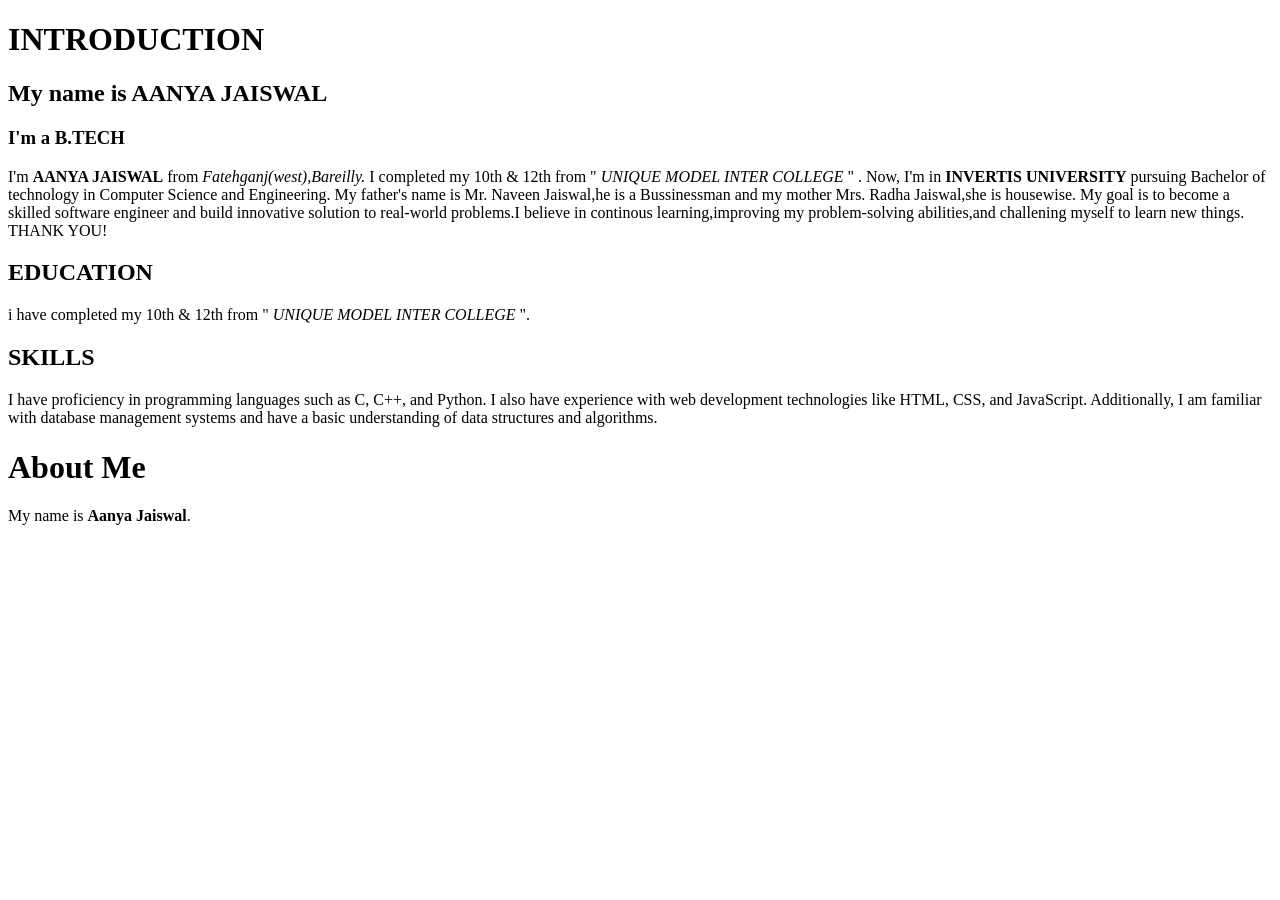
<file: index.html>
<!DOCTYPE html>
<html lang="en">
<head>
    <meta charset="UTF-8">
    <meta name="viewport" content="width=device-width, initial-scale=1.0">
    <title>Document</title>
</head>
<body>
   <h1> INTRODUCTION </h1>
   <h2> My name is AANYA JAISWAL </h2>
   <h3> I'm a B.TECH </h3>
<p> I'm <b>AANYA JAISWAL</b> from <em>Fatehganj(west),Bareilly.</em> 
I completed my 10th & 12th from "<em> UNIQUE MODEL INTER COLLEGE </em>" . 
Now, I'm in <b>INVERTIS UNIVERSITY</b> pursuing Bachelor of technology in Computer Science and Engineering.
My father's name is Mr. Naveen Jaiswal,he is a Bussinessman and my mother Mrs. Radha Jaiswal,she is housewise.
My goal is to become a skilled software engineer and build innovative solution to real-world problems.I believe in continous learning,improving my problem-solving abilities,and challening myself to learn new things.
THANK YOU!
</p>
<div id="EDUCATION"
    class="box">
    <h2> EDUCATION </h2>
    <p> i have completed my 10th & 12th from "<em> UNIQUE MODEL INTER COLLEGE </em>".
    </p>
</div>

<div id="skill" 
     class="box">
     <h2> SKILLS </h2>
     <p> I have proficiency in programming languages such as C, C++, and Python. I also have experience with web development technologies like HTML, CSS, and JavaScript. Additionally, I am familiar with database management systems and have a basic understanding of data structures and algorithms.</p>
</div>
<h1>About Me</h1>
    <p>My name is <b>Aanya Jaiswal</b>.</p>

    <div id="education"
         class="box>
        <h2>Education</h2>
        <p>I study at Invertis University.</p> </div>
        

</body>
</html>
</file>
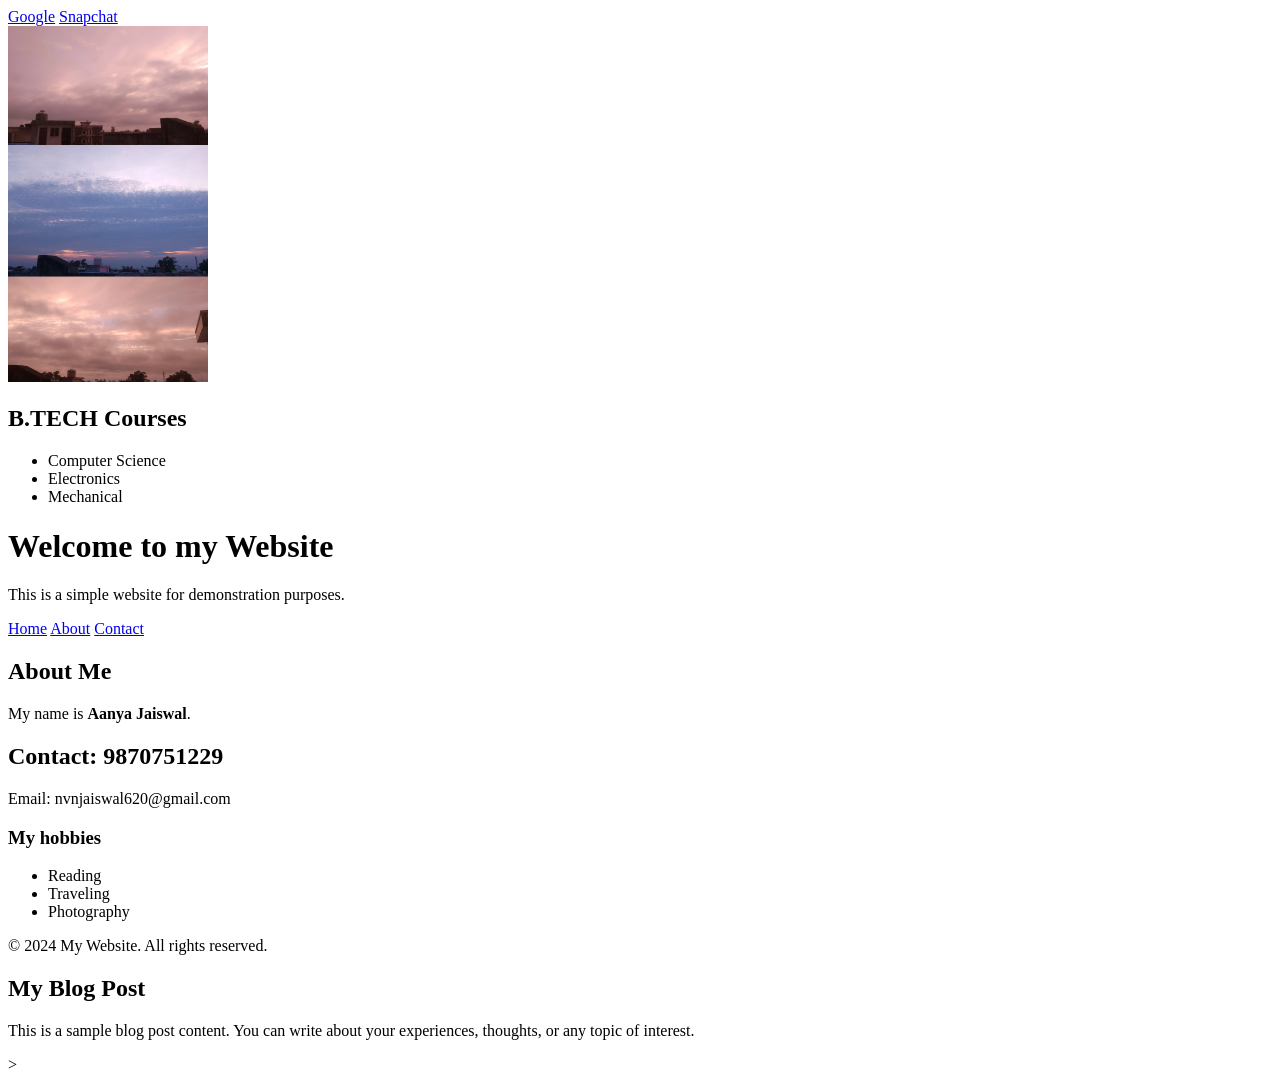
<file: week3/index.html>
<!DOCTYPE html>
<html lang="en">
<head>
    <meta charset="UTF-8">
    <meta name="viewport" content="width=device-width, initial-scale=1.0">
    <title>Document</title>
</head>
<body>
    <!-- Navigation Menu -->
<nav>
    <a href="https://www.google.com/" target="_blank">Google</a>
    <a href=" https://www.snapchat.com/add/aanyajaiss2126?share_id=J3LcP0xJF6g&locale=en-US">Snapchat</a>
</nav>
  
<img src="image/weather.jpg.jpeg" alt="Weather Image" width="200">

<h2>B.TECH Courses</h2>
<ul>
    <li>Computer Science</li>
    <li>Electronics</li>
    <li>Mechanical</li>   
</ul>
    <header>
        <h1> Welcome to my Website</h1>
        <p>This is a simple website for demonstration purposes.</p>
    </header>
<nav>
    <a href="#home">Home</a>
    <a href="#about">About</a>
    <a href="#contact">Contact</a>
</nav>
<main id="home">
 <section id="about">
    <h2>About Me</h2>
    <p>My name is <strong>Aanya Jaiswal</strong>.</p>
 </section>
 <section id="contact">
    <h2>Contact: 9870751229</h2>
    <p>Email: nvnjaiswal620@gmail.com</p>
 </section>
<aside> 
    <h3>My hobbies</h3>
    <ul>
        <li>Reading</li>
        <li>Traveling</li>
        <li>Photography</li>   
    </ul>
</aside>
</main>
<footer>
    <p>&copy; 2024 My Website. All rights reserved.</p>
</footer>
<article> 
    <h1>My Blog Post</h1>
    <p>This is a sample blog post content. You can write about your experiences, thoughts, or any topic of interest.</p>  
</article>
</body>
</html>>
</file>
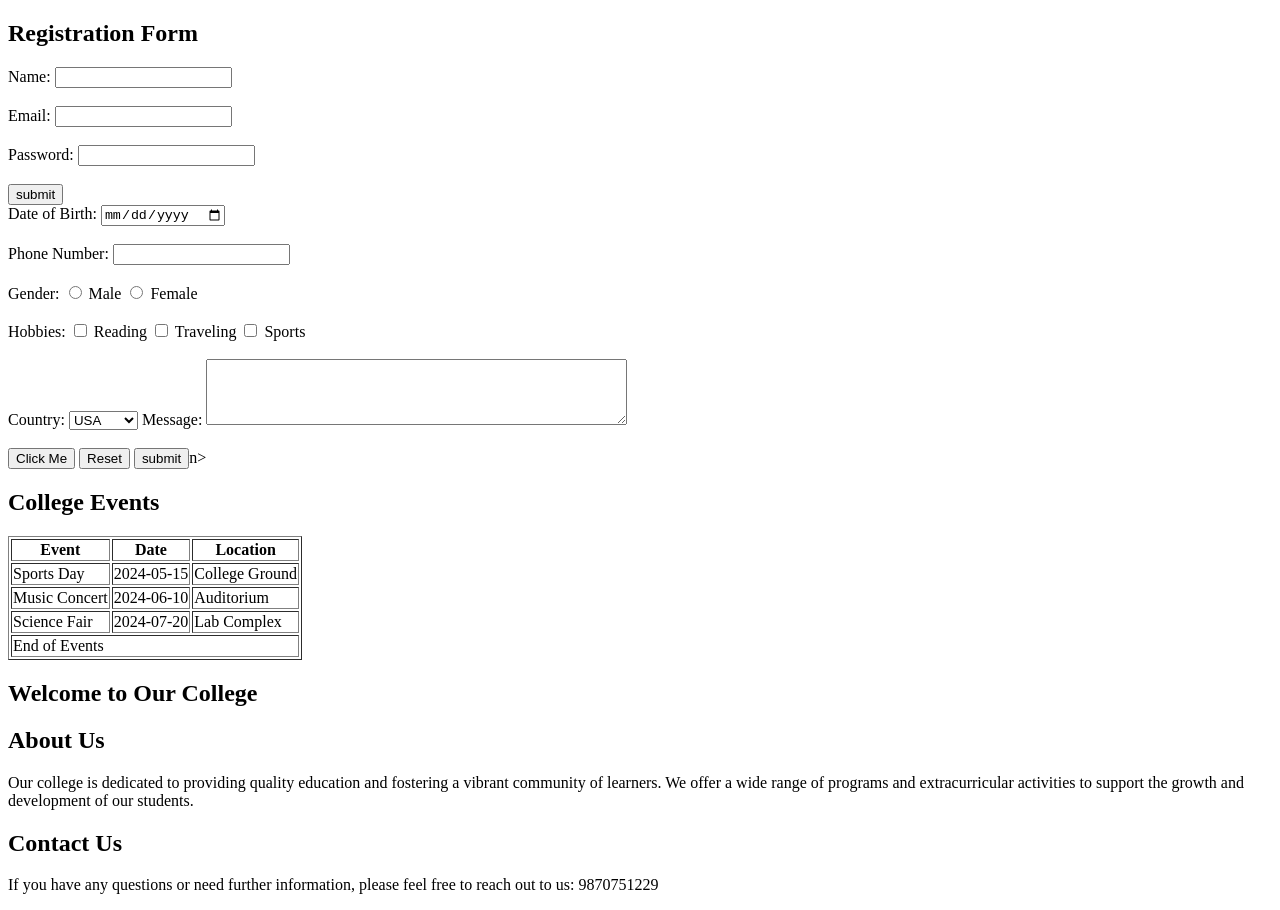
<file: week4/index.html>
<!DOCTYPE html>
<html lang="en">
<head>
    <meta charset="UTF-8">
    <meta name="viewport" content="width=device-width, initial-scale=1.0">
    <meta name="description" content="Registration form and college event information.">
    <meta name="theme-color" content="#ffffff">
    <link rel="icon" href="favicon.svg" type="image/svg+xml">
    <title>Registration Form and College Events</title>
</head>
<body>
    <h2> Registration Form</h2>

    <form> 
        <label for ="name">Name:</label>
        <input type="text" id="name" name="name">
        <br><br>

        <label for="email">Email:</label> 
        <input type="email" id="email" name="email">
        <br><br>
        <label for="password">Password:</label>
        <input type="password" id="password" name="password" name="password">
        <br><br>
        <input type="submit" value="submit">
    </form>
    <form>
        <label for="date">Date of Birth:</label>
        <input type="date" id="date" name="date">
        <br><br>
        <label for="phone">Phone Number:</label>
        <input type="tel" id="phone" name="phone"> 
        <br><br>
        <label for="gender">Gender:</label>
        <input type="radio" id="male" name="gender" value="male">
        <label for="male">Male</label>
        <input type="radio" id="female" name="gender" value="female">
        <label for="female">Female</label>
        <br><br>
        <label>Hobbies:</label>
        <input type="checkbox" id="reading" name="hobbies" value="reading">
        <label for="reading">Reading</label>
        <input type="checkbox" id="traveling" name="hobbies" value="traveling">
        <label for="traveling">Traveling</label>
        <input type="checkbox" id="sports" name="hobbies" value="sports">
        <label for="sports">Sports</label>
        <br><br>
        <label for="country">Country:</label>
        <select id="country" name="country">
            <option value="usa">USA</option>
            <option value="canada">Canada</option>
            <option value="uk">UK</option>
            </select>
            <label for="message">Message:</label>
            <textarea id="message" name="message" rows="4" cols="50"></textarea>
            <br><br>
            <button type="button">Click Me</button>
            <button type="reset">Reset</button>
            <button type="submit" >submit</button>n>
    </form>
    <h2>College Events</h2>
    <table border="1">

        <thead> <tr>
            <th>Event</th>
            <th>Date</th>
            <th>Location</th>
            </tr>
        </thead>
        <tbody>
            <tr>
                <td>Sports Day</td>
                <td>2024-05-15</td>
                <td>College Ground</td>
                </tr>
            <tr>
                <td>Music Concert</td>
                <td>2024-06-10</td>
                <td>Auditorium</td>
                </tr>
            <tr>
                <td>Science Fair</td>
                <td>2024-07-20</td>
                <td>Lab Complex</td>
            </tr>
        </tbody>

        <tfoot>
          <tr>
            <td colspan="3">End of Events</td>
          </tr>  
        </tfoot>
    </table>

    <section id="home"> 
        <h1>Welcome to Our College</h1>
    </section>

    <section id="about">
        <h2>About Us</h2>
        <p>Our college is dedicated to providing quality education and fostering a vibrant community of learners. We offer a wide range of programs and extracurricular activities to support the growth and development of our students.</p>
    </section>

    <section id="contact">
        <h2>Contact Us</h2>
        <p>If you have any questions or need further information, please feel free to reach out to us: 9870751229</p>
    </section>
</body>
</html>
</file>
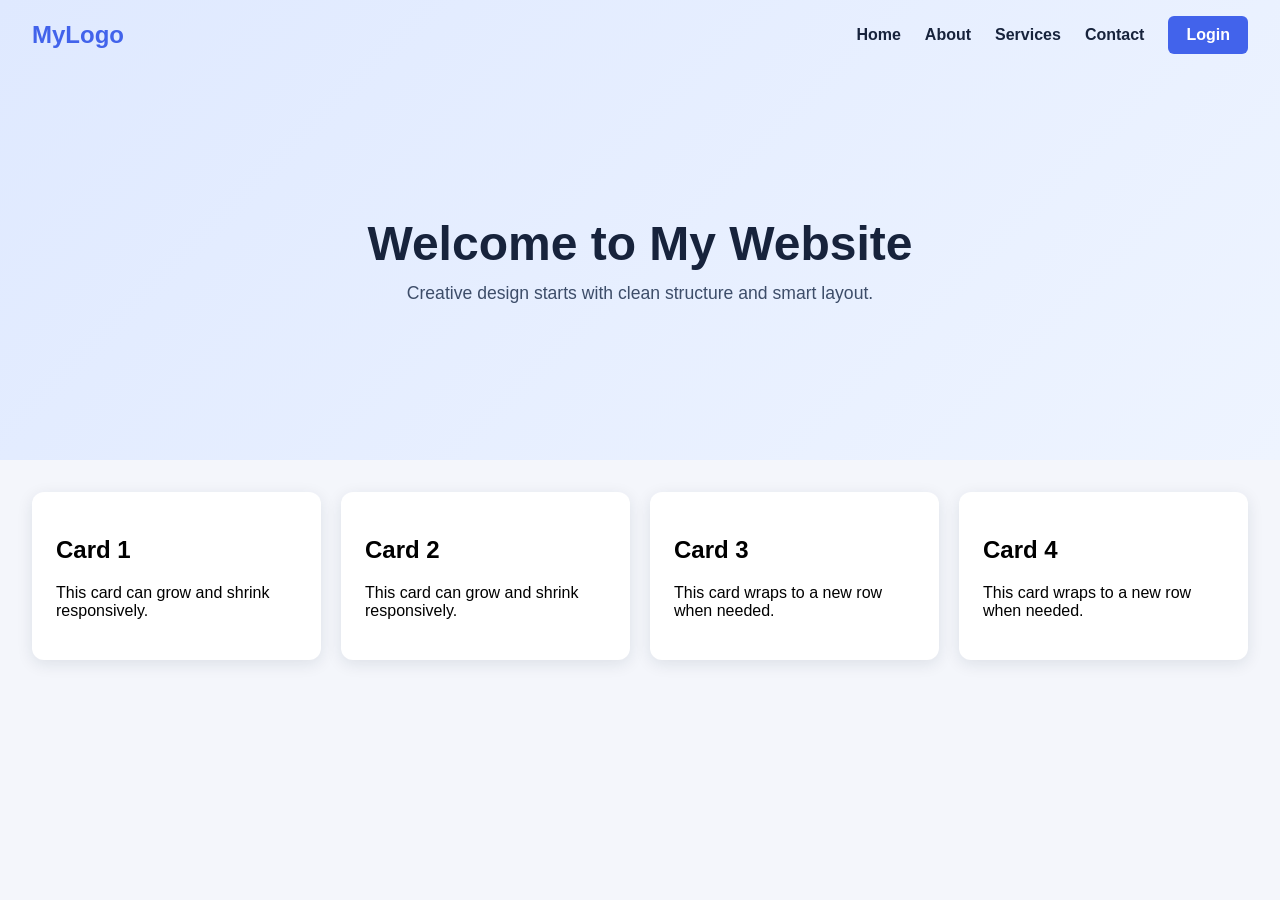
<file: week7/index.html>
<!DOCTYPE html>
<html lang="en">
<head>
    <meta charset="UTF-8">
    <meta name="viewport" content="width=device-width, initial-scale=1.0">
    <title>Flexbox Navbar</title>
    <style>
        * {
            box-sizing: border-box;
        }

        body {
            margin: 0;
            font-family: Arial, sans-serif;
            background: #f4f6fb;
        }

        .landing-header {
            min-height: 460px;
            background: linear-gradient(135deg, #dfe9ff, #eef4ff);
        }

        .navbar {
            display: flex;
            align-items: center;
            justify-content: space-between;
            padding: 16px 32px;
            background: transparent;
        }

        .logo {
            color: #4263eb;
            font-size: 1.5rem;
            font-weight: bold;
            text-decoration: none;
        }

        .nav-right {
            display: flex;
            align-items: center;
            gap: 24px;
        }

        .nav-links {
            display: flex;
            gap: 24px;
        }

        .nav-links a {
            color: #17233c;
            text-decoration: none;
            font-weight: 600;
        }

        .nav-button {
            padding: 10px 18px;
            border-radius: 6px;
            background: #4263eb;
            color: #ffffff;
            text-decoration: none;
            font-weight: bold;
        }

        .banner {
            height: 380px;
            display: flex;
            flex-direction: column;
            justify-content: center;
            align-items: center;
            text-align: center;
            padding: 24px;
        }

        .banner h1 {
            margin: 0 0 12px;
            font-size: 3rem;
            color: #17233c;
        }

        .banner p {
            margin: 0;
            font-size: 1.1rem;
            color: #3d4d69;
        }

        .cards {
            display: flex;
            flex-wrap: wrap;
            gap: 20px;
            padding: 32px;
        }

        .card {
            flex: 1 1 200px;
            min-height: 150px;
            padding: 24px;
            border-radius: 12px;
            background: #ffffff;
            box-shadow: 0 4px 16px rgba(23, 35, 60, 0.1);
        }

        @media (max-width: 600px) {
            .navbar {
                align-items: flex-start;
                gap: 16px;
                padding: 16px 20px;
            }

            .nav-right,
            .nav-links {
                flex-direction: column;
                align-items: flex-end;
                gap: 12px;
            }
        }
    </style>
</head>
<body>
    <header class="landing-header">
        <nav class="navbar" aria-label="Main navigation">
            <a class="logo" href="#">MyLogo</a>
            <div class="nav-right">
                <div class="nav-links">
                    <a href="#home">Home</a>
                    <a href="#about">About</a>
                    <a href="#services">Services</a>
                    <a href="#contact">Contact</a>
                </div>
                <a class="nav-button" href="#login">Login</a>
            </div>
        </nav>

        <section class="banner">
            <h1>Welcome to My Website</h1>
            <p>Creative design starts with clean structure and smart layout.</p>
        </section>
    </header>

    <section class="cards">
        <article class="card">
            <h2>Card 1</h2>
            <p>This card can grow and shrink responsively.</p>
        </article>
        <article class="card">
            <h2>Card 2</h2>
            <p>This card can grow and shrink responsively.</p>
        </article>
        <article class="card">
            <h2>Card 3</h2>
            <p>This card wraps to a new row when needed.</p>
        </article>
        <article class="card">
            <h2>Card 4</h2>
            <p>This card wraps to a new row when needed.</p>
        </article>
    </section>
</body>
</html>
</file>
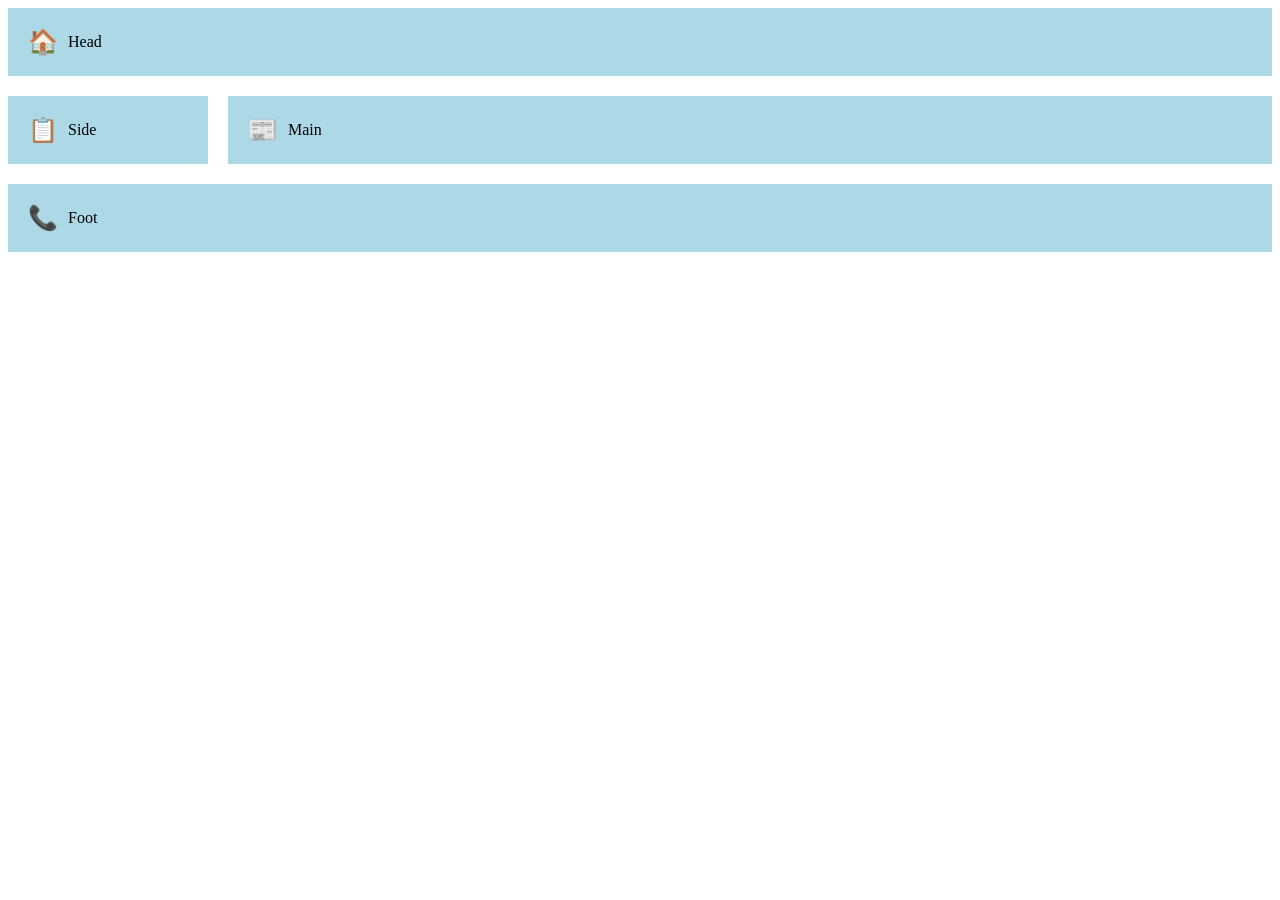
<file: week8/index.html>
<!DOCTYPE html>
<html lang="en">
<head>
  <meta charset="UTF-8">
  <meta name="viewport" content="width=device-width, initial-scale=1.0">
  <title>CSS Grid</title>
  <style>
    .grid {
      display: grid;
      grid-template-columns: 200px 1fr;
      grid-template-areas:
        "head head"
        "side main"
        "foot foot";
      gap: 20px;
    }

    .head { grid-area: head; }
    .side { grid-area: side; }
    .main { grid-area: main; }
    .foot { grid-area: foot; }

    .grid-item {
      display: flex;
      align-items: center;
      gap: 10px;
      padding: 20px;
      text-align: left;
      background: lightblue;
    }

    .icon {
      font-size: 24px;
    }
  </style>
</head>
<body>
  <div class="grid">
    <header class="grid-item head"><span class="icon">🏠</span><span>Head</span></header>
    <aside class="grid-item side"><span class="icon">📋</span><span>Side</span></aside>
    <main class="grid-item main"><span class="icon">📰</span><span>Main</span></main>
    <footer class="grid-item foot"><span class="icon">📞</span><span>Foot</span></footer>
  </div>
</body>
</html>
</file>
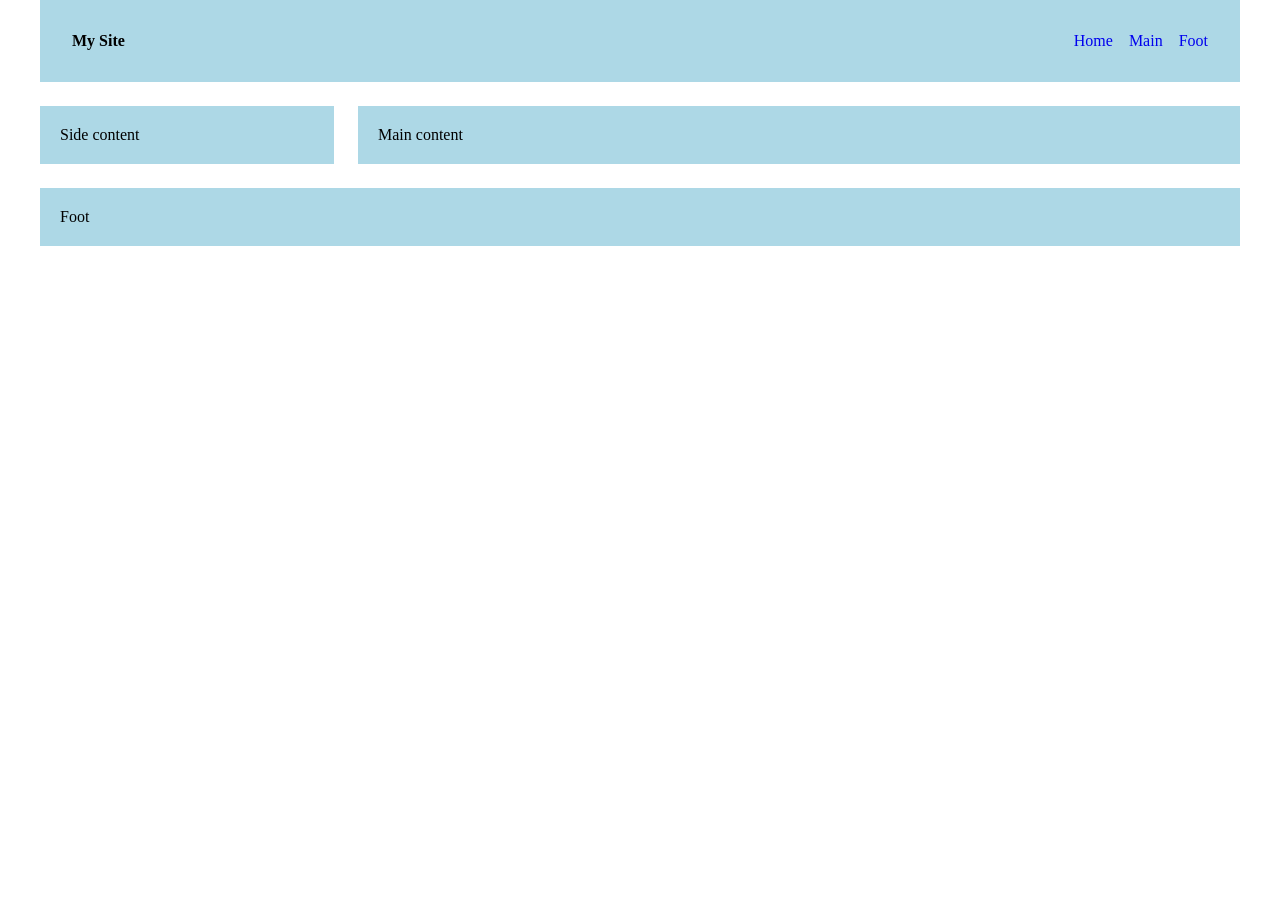
<file: week9/index.html>
<!DOCTYPE html>
<html lang="en">
<head>
  <meta charset="UTF-8">
  <meta name="viewport" content="width=device-width, initial-scale=1.0">
  <title>Responsive Grid</title>
  <style>
    body {
      margin: 0;
      font-size: 1rem;
    }

    img {
      max-width: 100%;
      height: auto;
    }

    .grid {
      display: grid;
      grid-template-columns: 1fr;
      grid-template-areas:
        "head"
        "side"
        "main"
        "foot";
      gap: 16px;
    }

    .head { grid-area: head; }
    .side { grid-area: side; }
    .main { grid-area: main; }
    .foot { grid-area: foot; }

    .grid-item {
      padding: 20px;
      background: lightblue;
    }

    .navbar {
      display: flex;
      align-items: center;
      justify-content: space-between;
      flex-wrap: wrap;
      gap: 16px;
      padding: 12px;
    }

    .nav-links {
      display: flex;
      gap: 16px;
    }

    .nav-links a {
      text-decoration: none;
    }

    @media (min-width: 768px) {
      .grid {
        grid-template-columns: 1fr 2fr;
        grid-template-areas:
          "head head"
          "side main"
          "foot foot";
      }
    }

    @media (min-width: 1024px) {
      .grid {
        grid-template-columns: 1fr 3fr;
        max-width: 1200px;
        margin-inline: auto;
        gap: 24px;
      }

      body {
        padding-inline: 24px;
      }
    }
  </style>
</head>
<body>
  <div class="grid">
    <header class="grid-item head">
      <nav class="navbar" aria-label="Main navigation">
        <strong>My Site</strong>
        <div class="nav-links">
          <a href="#">Home</a>
          <a href="#main">Main</a>
          <a href="#footer">Foot</a>
        </div>
      </nav>
    </header>
    <aside class="grid-item side"><span>Side content</span></aside>
    <main class="grid-item main" id="main"><span>Main content</span></main>
    <footer class="grid-item foot" id="footer"><span>Foot</span></footer>
  </div>
</body>
</html>
</file>
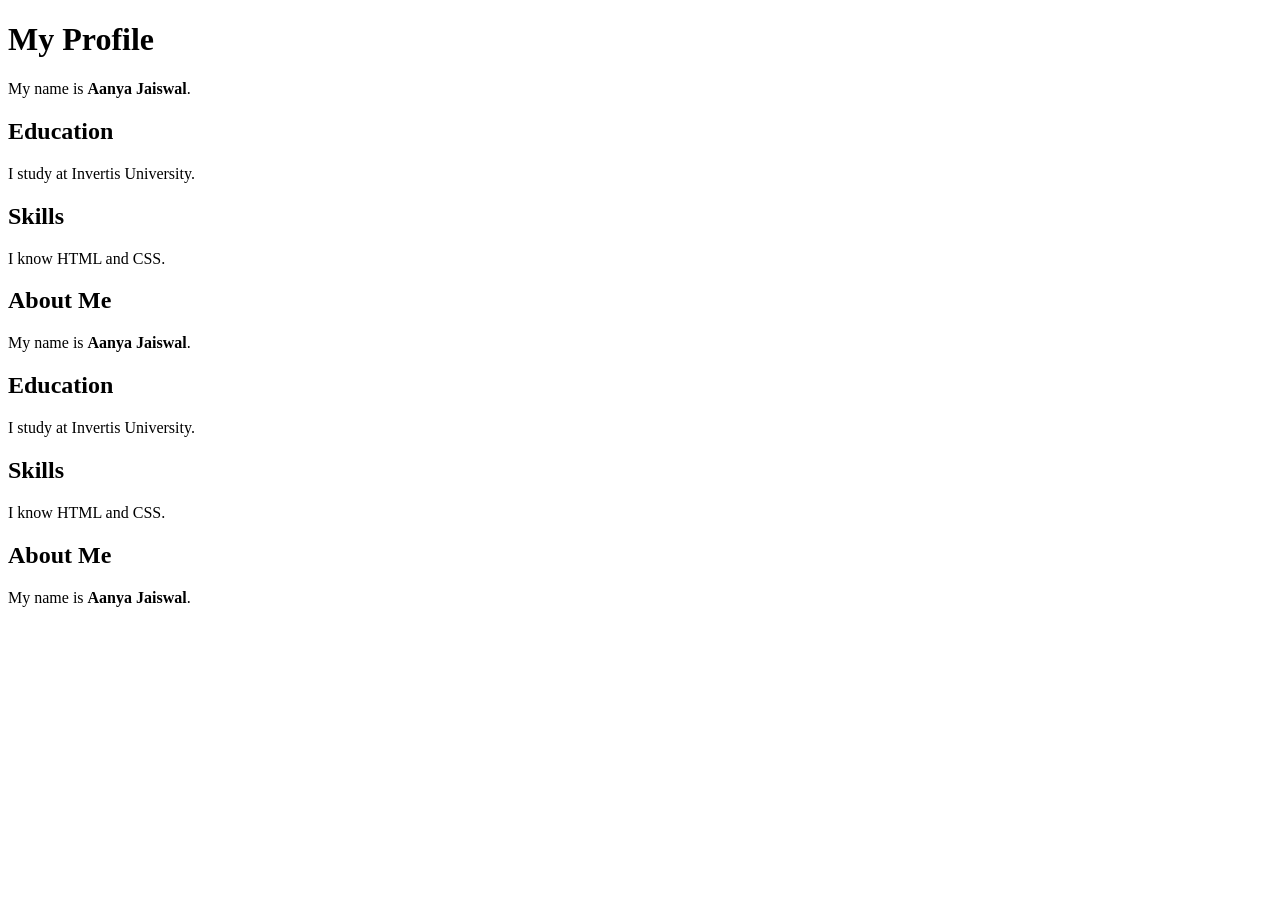
<file: broken.html>
<!DOCTYPE html>
<html lang="en">
<head>
    <meta charset="UTF-8">
    <meta name="viewport" content="width=device-width, initial-scale=1.0">
    <title>My Profile</title>
</head>
<body>
    <!-- Page header -->
    <header>
        <h1>My Profile</h1>
    </header>

    <!-- Personal introduction -->
    <section>
        <p>My name is <strong>Aanya Jaiswal</strong>.</p>
    </section>

    <!-- Education section -->
    <div id="education" class="box">
        <h2>Education</h2>
        <p>I study at Invertis University.</p>
    </div>

    <!-- Skills section -->
    <div id="skills" class="box">
        <h2>Skills</h2>
        <p>I know HTML and CSS.</p>
    </div>

    <!-- About me section -->
    <section>
        <h2>About Me</h2>
        <p>My name is <strong>Aanya Jaiswal</strong>.</p>
    </section>

<div id="education"
    class="box">
    <h2>Education</h2>
    <p>I study at Invertis University.</p>
</div>

<div id="skills" class="box">
    <h2>Skills</h2>
    <p>I know HTML and CSS.</p>
</div>

<h2>About Me</h2>
<p>My name is <strong>Aanya Jaiswal</strong>.</p>
</body>
</html>
</file>
